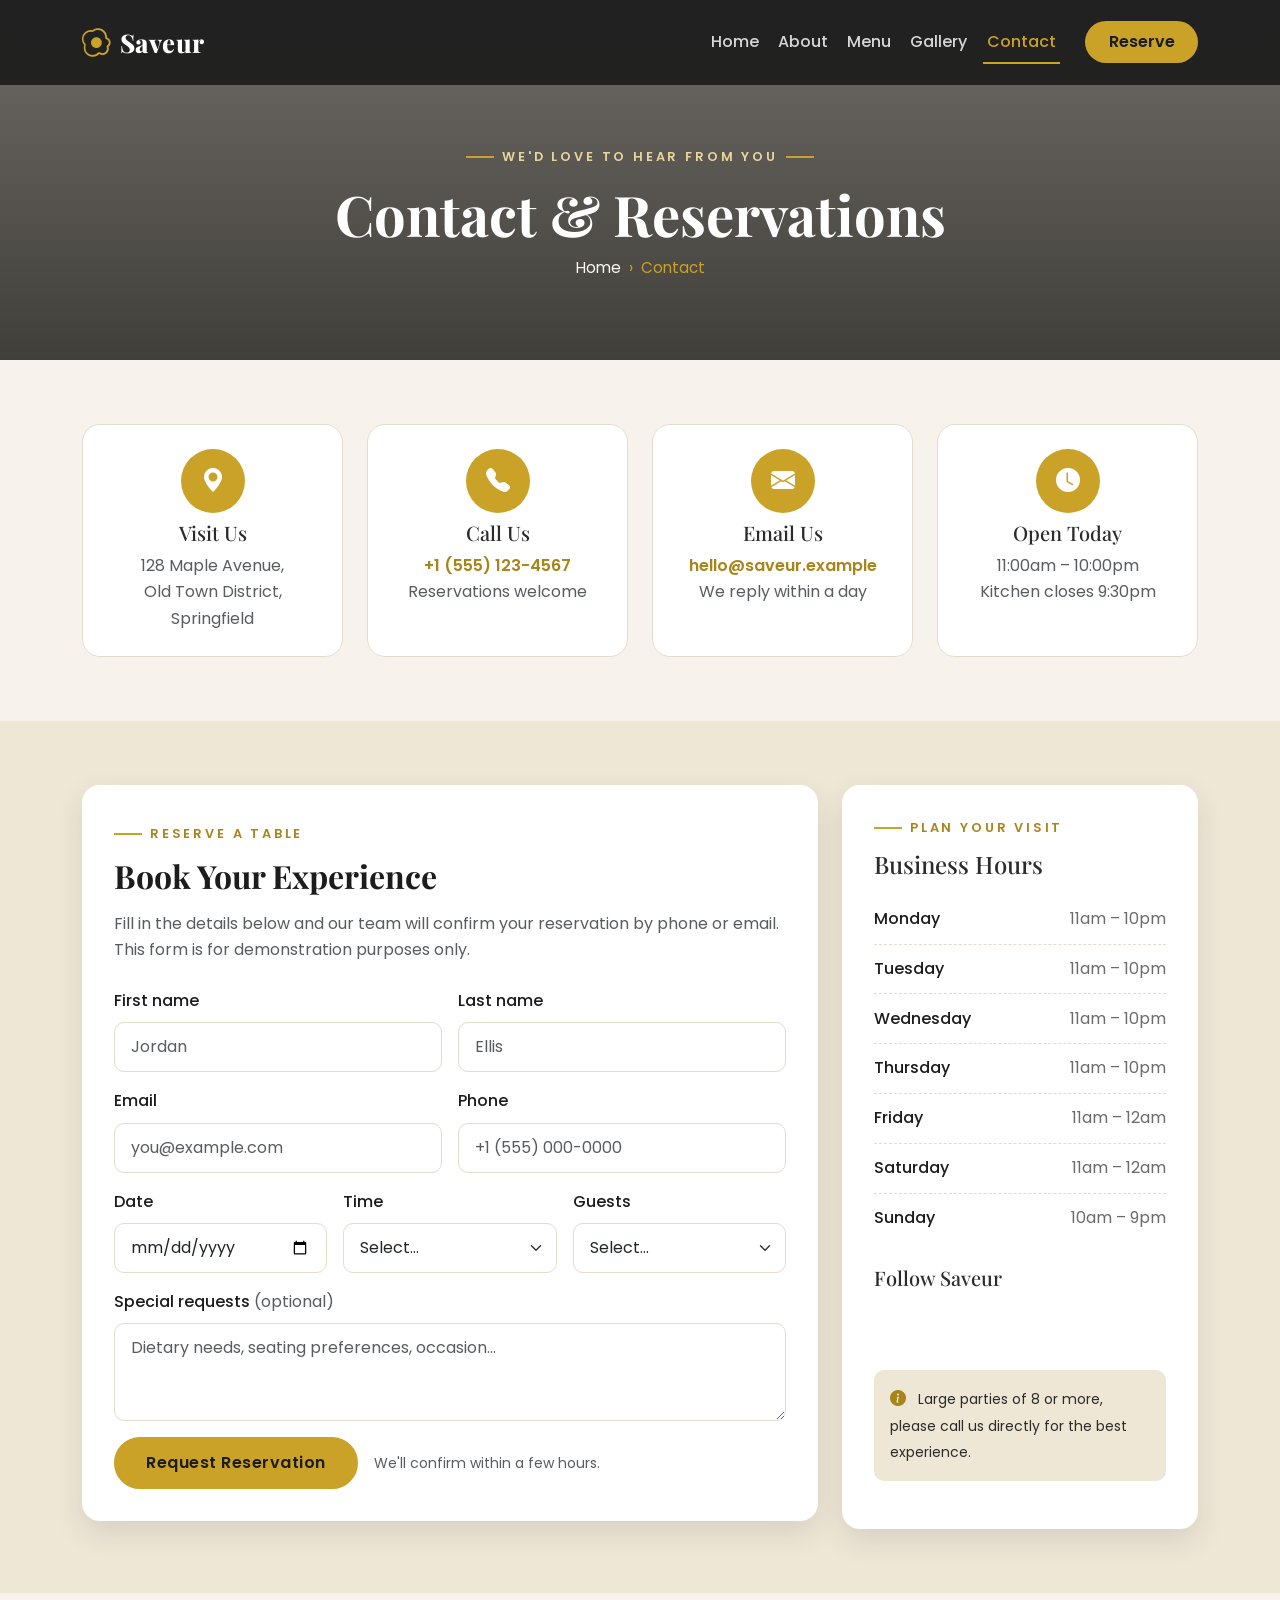
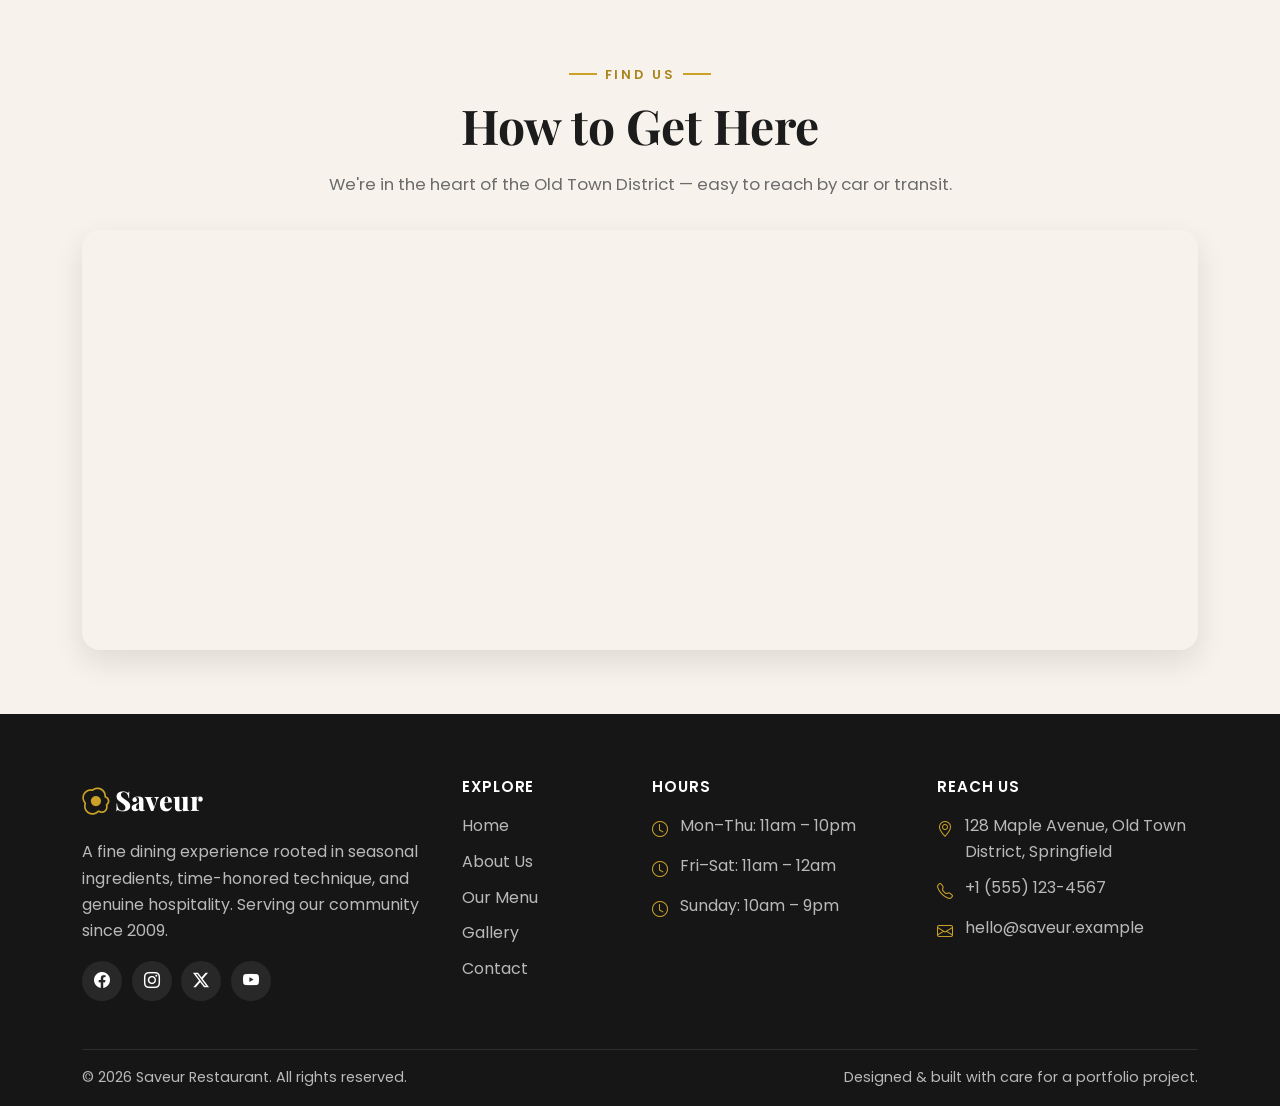
<file: contact.html>
<!doctype html>
<html lang="en">
<head>
  <!-- ============================================================
       Saveur — Restaurant Website
       contact.html — Contact page
       Form is UI-only (no backend), includes hours, map, socials.
       ============================================================ -->

  <meta charset="UTF-8" />
  <meta name="viewport" content="width=device-width, initial-scale=1.0" />
  <meta name="theme-color" content="#1c1c1c" />

  <title>Contact &amp; Reservations — Saveur</title>
  <meta name="description" content="Get in touch with Saveur. Reserve a table, send us a message, find our hours and location, and follow us on social media." />
  <meta name="keywords" content="contact restaurant, reservations, restaurant hours, restaurant location, saveur contact" />
  <meta name="author" content="Your Name" />

  <meta property="og:title" content="Contact &amp; Reservations — Saveur" />
  <meta property="og:description" content="Reserve a table or send us a message. Find our hours and location." />
  <meta property="og:type" content="website" />
  <meta property="og:image" content="https://images.pexels.com/photos/958545/pexels-photo-958545.jpeg?auto=compress&cs=tinysrgb&w=1200" />

  <!-- Bootstrap 5 CSS -->
  <link
    href="https://cdn.jsdelivr.net/npm/bootstrap@5.3.3/dist/css/bootstrap.min.css"
    rel="stylesheet"
    integrity="sha384-QWTKZyjpPEjISv5WaRU9OFeRpok6YctnYmDr5pNlyT2bRjXh0JMhjY6hW+ALEwIH"
    crossorigin="anonymous" />
  <link href="https://cdn.jsdelivr.net/npm/bootstrap-icons@1.11.3/font/bootstrap-icons.min.css" rel="stylesheet" />

  <link rel="preconnect" href="https://fonts.googleapis.com" />
  <link rel="preconnect" href="https://fonts.gstatic.com" crossorigin />
  <link
    href="https://fonts.googleapis.com/css2?family=Playfair+Display:wght@600;700;800&family=Poppins:wght@300;400;500;600&display=swap"
    rel="stylesheet" />
  <link href="css/style.css" rel="stylesheet" />

  <link rel="icon" href="data:image/svg+xml,%3Csvg xmlns='http://www.w3.org/2000/svg' viewBox='0 0 32 32'%3E%3Crect width='32' height='32' rx='6' fill='%231c1c1c'/%3E%3Cpath d='M9 22c0-7 5-12 14-13-1 8-6 13-14 13z' fill='%23c9a227'/%3E%3C/svg%3E" />
</head>

<body>
  <a href="#main" class="skip-link">Skip to main content</a>

  <!-- ===== Navbar ===== -->
  <header>
    <nav class="navbar navbar-expand-lg navbar-dark navbar-custom fixed-top" aria-label="Main navigation">
      <div class="container">
        <a class="navbar-brand navbar-brand-custom" href="index.html">
          <span class="brand-mark"><i class="bi bi-egg-fried"></i></span>
          Saveur
        </a>
        <button class="navbar-toggler" type="button" data-bs-toggle="collapse" data-bs-target="#mainNav"
          aria-controls="mainNav" aria-expanded="false" aria-label="Toggle navigation">
          <span class="navbar-toggler-icon"></span>
        </button>
        <div class="collapse navbar-collapse" id="mainNav">
          <ul class="navbar-nav ms-auto align-items-lg-center">
            <li class="nav-item"><a class="nav-link" href="index.html">Home</a></li>
            <li class="nav-item"><a class="nav-link" href="about.html">About</a></li>
            <li class="nav-item"><a class="nav-link" href="menu.html">Menu</a></li>
            <li class="nav-item"><a class="nav-link" href="gallery.html">Gallery</a></li>
            <li class="nav-item"><a class="nav-link active" aria-current="page" href="contact.html">Contact</a></li>
            <li class="nav-item ms-lg-2">
              <a class="btn btn-reserve" href="#reserve">Reserve</a>
            </li>
          </ul>
        </div>
      </div>
    </nav>
  </header>

  <main id="main">
    <!-- ===== Page hero ===== -->
    <section class="page-hero">
      <div class="container">
        <span class="eyebrow eyebrow-center" style="color: var(--color-accent-soft);">We'd Love to Hear From You</span>
        <h1>Contact &amp; Reservations</h1>
        <nav aria-label="breadcrumb">
          <ol class="breadcrumb breadcrumb-custom">
            <li class="breadcrumb-item"><a href="index.html" class="link-light text-decoration-none">Home</a></li>
            <li class="breadcrumb-item active" aria-current="page">Contact</li>
          </ol>
        </nav>
      </div>
    </section>

    <!-- ===== Contact info cards ===== -->
    <section id="contact-info">
      <div class="container">
        <div class="row g-4">
          <div class="col-md-6 col-lg-3 reveal">
            <div class="contact-info-card">
              <div class="icon-circle"><i class="bi bi-geo-alt-fill"></i></div>
              <h3 class="h5">Visit Us</h3>
              <p class="text-muted mb-0">128 Maple Avenue,<br />Old Town District,<br />Springfield</p>
            </div>
          </div>
          <div class="col-md-6 col-lg-3 reveal reveal-delay-1">
            <div class="contact-info-card">
              <div class="icon-circle"><i class="bi bi-telephone-fill"></i></div>
              <h3 class="h5">Call Us</h3>
              <p class="text-muted mb-0">
                <a href="tel:+15551234567" class="link-underline">+1 (555) 123-4567</a><br />
                Reservations welcome
              </p>
            </div>
          </div>
          <div class="col-md-6 col-lg-3 reveal reveal-delay-2">
            <div class="contact-info-card">
              <div class="icon-circle"><i class="bi bi-envelope-fill"></i></div>
              <h3 class="h5">Email Us</h3>
              <p class="text-muted mb-0">
                <a href="mailto:hello@saveur.example" class="link-underline">hello@saveur.example</a><br />
                We reply within a day
              </p>
            </div>
          </div>
          <div class="col-md-6 col-lg-3 reveal reveal-delay-3">
            <div class="contact-info-card">
              <div class="icon-circle"><i class="bi bi-clock-fill"></i></div>
              <h3 class="h5">Open Today</h3>
              <p class="text-muted mb-0">11:00am – 10:00pm<br />Kitchen closes 9:30pm</p>
            </div>
          </div>
        </div>
      </div>
    </section>

    <!-- ===== Reservation / contact form + hours ===== -->
    <section id="reserve" class="bg-cream-dark">
      <div class="container">
        <div class="row g-4 align-items-stretch">
          <!-- Form column -->
          <div class="col-lg-8 reveal">
            <div class="contact-form-wrap">
              <span class="eyebrow">Reserve a Table</span>
              <h2 class="section-title" style="font-size: 2rem;">Book Your Experience</h2>
              <p class="text-muted mb-4">
                Fill in the details below and our team will confirm your reservation by
                phone or email. This form is for demonstration purposes only.
              </p>

              <!-- UI-only form. No backend wired up.
                   Uses Bootstrap form classes + validation styling. -->
              <form class="row g-3 needs-validation" novalidate>
                <div class="col-md-6">
                  <label for="firstName" class="form-label">First name</label>
                  <input type="text" class="form-control" id="firstName" placeholder="Jordan" required />
                  <div class="invalid-feedback">Please enter your first name.</div>
                </div>
                <div class="col-md-6">
                  <label for="lastName" class="form-label">Last name</label>
                  <input type="text" class="form-control" id="lastName" placeholder="Ellis" required />
                  <div class="invalid-feedback">Please enter your last name.</div>
                </div>

                <div class="col-md-6">
                  <label for="email" class="form-label">Email</label>
                  <input type="email" class="form-control" id="email" placeholder="you@example.com" required />
                  <div class="invalid-feedback">Please enter a valid email.</div>
                </div>
                <div class="col-md-6">
                  <label for="phone" class="form-label">Phone</label>
                  <input type="tel" class="form-control" id="phone" placeholder="+1 (555) 000-0000" required />
                  <div class="invalid-feedback">Please enter your phone number.</div>
                </div>

                <div class="col-md-4">
                  <label for="date" class="form-label">Date</label>
                  <input type="date" class="form-control" id="date" required />
                  <div class="invalid-feedback">Please choose a date.</div>
                </div>
                <div class="col-md-4">
                  <label for="time" class="form-label">Time</label>
                  <select class="form-select" id="time" required>
                    <option value="" selected disabled>Select…</option>
                    <option>5:00 PM</option>
                    <option>5:30 PM</option>
                    <option>6:00 PM</option>
                    <option>6:30 PM</option>
                    <option>7:00 PM</option>
                    <option>7:30 PM</option>
                    <option>8:00 PM</option>
                    <option>8:30 PM</option>
                    <option>9:00 PM</option>
                  </select>
                  <div class="invalid-feedback">Please choose a time.</div>
                </div>
                <div class="col-md-4">
                  <label for="guests" class="form-label">Guests</label>
                  <select class="form-select" id="guests" required>
                    <option value="" selected disabled>Select…</option>
                    <option>1 person</option>
                    <option>2 people</option>
                    <option>3 people</option>
                    <option>4 people</option>
                    <option>5 people</option>
                    <option>6+ (large party)</option>
                  </select>
                  <div class="invalid-feedback">Please select party size.</div>
                </div>

                <div class="col-12">
                  <label for="message" class="form-label">Special requests <span class="text-muted fw-normal">(optional)</span></label>
                  <textarea class="form-control" id="message" rows="3" placeholder="Dietary needs, seating preferences, occasion…"></textarea>
                </div>

                <div class="col-12 d-flex flex-wrap gap-3 align-items-center mt-3">
                  <button class="btn btn-accent" type="submit">Request Reservation</button>
                  <span class="text-muted small">We'll confirm within a few hours.</span>
                </div>
              </form>
            </div>
          </div>

          <!-- Hours + socials column -->
          <div class="col-lg-4 reveal reveal-delay-1">
            <div class="contact-form-wrap h-100 d-flex flex-column">
              <span class="eyebrow">Plan Your Visit</span>
              <h2 class="h4 mb-3">Business Hours</h2>
              <ul class="hours-list mb-4">
                <li><span class="day">Monday</span><span class="time">11am – 10pm</span></li>
                <li><span class="day">Tuesday</span><span class="time">11am – 10pm</span></li>
                <li><span class="day">Wednesday</span><span class="time">11am – 10pm</span></li>
                <li><span class="day">Thursday</span><span class="time">11am – 10pm</span></li>
                <li><span class="day">Friday</span><span class="time">11am – 12am</span></li>
                <li><span class="day">Saturday</span><span class="time">11am – 12am</span></li>
                <li><span class="day">Sunday</span><span class="time">10am – 9pm</span></li>
              </ul>

              <h3 class="h5 mb-3">Follow Saveur</h3>
              <div class="social-icons" style="margin-top:0;">
                <a href="#" aria-label="Saveur on Facebook"><i class="bi bi-facebook"></i></a>
                <a href="#" aria-label="Saveur on Instagram"><i class="bi bi-instagram"></i></a>
                <a href="#" aria-label="Saveur on X (Twitter)"><i class="bi bi-twitter-x"></i></a>
                <a href="#" aria-label="Saveur on YouTube"><i class="bi bi-youtube"></i></a>
              </div>

              <div class="mt-auto pt-4">
                <div class="alert" style="background: var(--color-cream-dark); border:none; border-radius: var(--radius);">
                  <i class="bi bi-info-circle-fill me-2" style="color: var(--color-accent-dark);"></i>
                  <span class="small">Large parties of 8 or more, please call us directly for the best experience.</span>
                </div>
              </div>
            </div>
          </div>
        </div>
      </div>
    </section>

    <!-- ===== Map ===== -->
    <section id="map">
      <div class="container">
        <div class="text-center mb-4">
          <span class="eyebrow eyebrow-center">Find Us</span>
          <h2 class="section-title">How to Get Here</h2>
          <p class="section-subtitle">We're in the heart of the Old Town District — easy to reach by car or transit.</p>
        </div>

        <div class="map-wrap">
          <!-- Embedded map (placeholder using OpenStreetMap, free to use).
               Replace src with your restaurant's actual location embed. -->
          <iframe
            src="https://www.openstreetmap.org/export/embed.html?bbox=-0.13%2C51.5%2C-0.1%2C51.52&layer=mapnik"
            title="Map showing Saveur restaurant location"
            loading="lazy"
            referrerpolicy="no-referrer-when-downgrade"></iframe>
        </div>
      </div>
    </section>
  </main>

  <!-- ===== Footer ===== -->
  <footer class="footer">
    <div class="container">
      <div class="row g-4">
        <div class="col-lg-4 col-md-6">
          <div class="footer-brand mb-3">
            <span class="brand-mark"><i class="bi bi-egg-fried"></i></span> Saveur
          </div>
          <p>A fine dining experience rooted in seasonal ingredients, time-honored technique, and genuine hospitality. Serving our community since 2009.</p>
          <div class="social-icons">
            <a href="#" aria-label="Saveur on Facebook"><i class="bi bi-facebook"></i></a>
            <a href="#" aria-label="Saveur on Instagram"><i class="bi bi-instagram"></i></a>
            <a href="#" aria-label="Saveur on X (Twitter)"><i class="bi bi-twitter-x"></i></a>
            <a href="#" aria-label="Saveur on YouTube"><i class="bi bi-youtube"></i></a>
          </div>
        </div>
        <div class="col-lg-2 col-md-6 col-6">
          <h5>Explore</h5>
          <ul>
            <li><a href="index.html">Home</a></li>
            <li><a href="about.html">About Us</a></li>
            <li><a href="menu.html">Our Menu</a></li>
            <li><a href="gallery.html">Gallery</a></li>
            <li><a href="contact.html">Contact</a></li>
          </ul>
        </div>
        <div class="col-lg-3 col-md-6 col-6">
          <h5>Hours</h5>
          <ul class="footer-contact">
            <li><i class="bi bi-clock"></i><span>Mon–Thu: 11am – 10pm</span></li>
            <li><i class="bi bi-clock"></i><span>Fri–Sat: 11am – 12am</span></li>
            <li><i class="bi bi-clock"></i><span>Sunday: 10am – 9pm</span></li>
          </ul>
        </div>
        <div class="col-lg-3 col-md-6">
          <h5>Reach Us</h5>
          <ul class="footer-contact">
            <li><i class="bi bi-geo-alt"></i><span>128 Maple Avenue, Old Town District, Springfield</span></li>
            <li><i class="bi bi-telephone"></i><a href="tel:+15551234567">+1 (555) 123-4567</a></li>
            <li><i class="bi bi-envelope"></i><a href="mailto:hello@saveur.example">hello@saveur.example</a></li>
          </ul>
        </div>
      </div>
      <div class="footer-bottom d-flex flex-column flex-md-row justify-content-between align-items-md-center gap-2 text-center text-md-start">
        <span>© <span id="year">2026</span> Saveur Restaurant. All rights reserved.</span>
        <span>Designed &amp; built with care for a portfolio project.</span>
      </div>
    </div>
  </footer>

  <a href="#main" class="back-to-top" aria-label="Back to top" id="backToTop">
    <i class="bi bi-arrow-up"></i>
  </a>

  <script
    src="https://cdn.jsdelivr.net/npm/bootstrap@5.3.3/dist/js/bootstrap.bundle.min.js"
    integrity="sha384-YvpcrYf0tY3lHB60NNkmXc5s9fDVZLESaAA55NDzOxhy9GkcIdslK1eN7N6jIeHz"
    crossorigin="anonymous"></script>
  <script>
    const navbar = document.querySelector('.navbar-custom');
    const backToTop = document.getElementById('backToTop');
    window.addEventListener('scroll', () => {
      navbar.classList.toggle('scrolled', window.scrollY > 40);
      backToTop.classList.toggle('show', window.scrollY > 400);
    }, { passive: true });
    document.getElementById('year').textContent = new Date().getFullYear();

    // Bootstrap client-side validation (UI feedback only — no submission)
    const form = document.querySelector('.needs-validation');
    form.addEventListener('submit', function (event) {
      event.preventDefault();
      event.stopPropagation();
      form.classList.add('was-validated');
    }, false);
  </script>
</body>
</html>
</file>
<file: css/style.css>
/* =============================================================
   Saveur — Restaurant Website
   style.css — Custom styles layered on top of Bootstrap 5
   Author: [Your Name]
   Notes:  All custom styling lives here. Bootstrap classes handle
           layout, grid, components; this file adds the brand look
           (colors, typography, animations, hover states).
   ============================================================= */

/* -------------------------------------------------------------
   1. Design Tokens (CSS Custom Properties)
   ------------------------------------------------------------- */
:root {
  /* Brand color palette */
  --color-primary: #1c1c1c;        /* near-black charcoal  */
  --color-primary-soft: #2b2b2b;
  --color-accent: #c9a227;         /* warm gold             */
  --color-accent-dark: #a8841b;
  --color-accent-soft: #e8d59c;
  --color-cream: #f7f3ec;          /* page background       */
  --color-cream-dark: #efe7d6;
  --color-white: #ffffff;
  --color-text: #2b2b2b;
  --color-text-muted: #6b6b6b;
  --color-border: #e3dccd;

  /* Semantic ramps */
  --color-success: #2e7d4f;
  --color-warning: #d99a29;
  --color-error: #b44545;

  /* Typography */
  --font-heading: "Playfair Display", Georgia, "Times New Roman", serif;
  --font-body: "Poppins", -apple-system, BlinkMacSystemFont, "Segoe UI", sans-serif;

  /* Spacing scale (8px base) */
  --space-1: 0.5rem;   /* 8px  */
  --space-2: 1rem;     /* 16px */
  --space-3: 1.5rem;   /* 24px */
  --space-4: 2rem;     /* 32px */
  --space-5: 3rem;     /* 48px */
  --space-6: 4rem;     /* 64px */

  /* Layout */
  --navbar-height: 76px;
  --radius: 10px;
  --radius-lg: 18px;
  --shadow-sm: 0 4px 12px rgba(0, 0, 0, 0.06);
  --shadow-md: 0 12px 30px rgba(0, 0, 0, 0.10);
  --shadow-lg: 0 24px 60px rgba(0, 0, 0, 0.18);
  --transition: 0.35s cubic-bezier(0.4, 0, 0.2, 1);
}

/* -------------------------------------------------------------
   2. Base / Reset Layer
   ------------------------------------------------------------- */
* {
  box-sizing: border-box;
}

html {
  scroll-behavior: smooth;
  scroll-padding-top: var(--navbar-height);
}

body {
  font-family: var(--font-body);
  color: var(--color-text);
  background-color: var(--color-cream);
  line-height: 1.65;
  font-weight: 400;
  overflow-x: hidden;
  -webkit-font-smoothing: antialiased;
}

h1, h2, h3, h4, h5, h6 {
  font-family: var(--font-heading);
  font-weight: 700;
  line-height: 1.2;
  color: var(--color-primary);
}

a {
  transition: color var(--transition);
}

img {
  max-width: 100%;
  height: auto;
  display: block;
}

section {
  padding: var(--space-6) 0;
}

/* Accessible focus ring */
a:focus-visible,
button:focus-visible,
input:focus-visible,
textarea:focus-visible,
.form-control:focus-visible {
  outline: 3px solid rgba(201, 162, 39, 0.55);
  outline-offset: 2px;
}

/* Skip link for keyboard users */
.skip-link {
  position: absolute;
  left: -999px;
  top: 0;
  background: var(--color-primary);
  color: var(--color-white);
  padding: var(--space-1) var(--space-2);
  z-index: 2000;
  border-radius: 0 0 var(--radius) 0;
}
.skip-link:focus {
  left: 0;
  color: var(--color-white);
}

/* -------------------------------------------------------------
   3. Reusable Helpers
   ------------------------------------------------------------- */

/* Section eyebrow label */
.eyebrow {
  display: inline-flex;
  align-items: center;
  gap: 0.5rem;
  font-family: var(--font-body);
  font-size: 0.8rem;
  font-weight: 600;
  letter-spacing: 0.22em;
  text-transform: uppercase;
  color: var(--color-accent-dark);
  margin-bottom: 0.75rem;
}
.eyebrow::before,
.eyebrow.eyebrow-center::after {
  content: "";
  width: 28px;
  height: 2px;
  background: var(--color-accent);
  display: inline-block;
}
.eyebrow-center {
  justify-content: center;
}

/* Section heading defaults */
.section-title {
  font-size: clamp(2rem, 4vw, 3rem);
  margin-bottom: var(--space-2);
}
.section-subtitle {
  max-width: 640px;
  margin: 0 auto var(--space-4);
  color: var(--color-text-muted);
  font-size: 1.05rem;
}

/* Divider ornament */
.ornament {
  display: flex;
  align-items: center;
  justify-content: center;
  gap: 0.75rem;
  margin: 0 auto var(--space-3);
  color: var(--color-accent);
}
.ornament::before,
.ornament::after {
  content: "";
  height: 1px;
  width: 70px;
  background: linear-gradient(to right, transparent, var(--color-accent));
}
.ornament::after {
  background: linear-gradient(to left, transparent, var(--color-accent));
}

/* Generic section backgrounds */
.bg-cream-dark { background-color: var(--color-cream-dark); }
.bg-dark-soft  { background-color: var(--color-primary); color: var(--color-cream); }
.bg-dark-soft h1, .bg-dark-soft h2, .bg-dark-soft h3 { color: var(--color-white); }

/* -------------------------------------------------------------
   4. Buttons
   ------------------------------------------------------------- */
.btn-accent {
  background-color: var(--color-accent);
  border: 2px solid var(--color-accent);
  color: var(--color-primary);
  font-weight: 600;
  letter-spacing: 0.03em;
  padding: 0.75rem 1.9rem;
  border-radius: 50px;
  transition: all var(--transition);
  position: relative;
  overflow: hidden;
}
.btn-accent:hover,
.btn-accent:focus {
  background-color: var(--color-accent-dark);
  border-color: var(--color-accent-dark);
  color: var(--color-white);
  transform: translateY(-3px);
  box-shadow: 0 10px 24px rgba(168, 132, 27, 0.35);
}

.btn-outline-light-gold {
  border: 2px solid var(--color-accent);
  color: var(--color-accent);
  background: transparent;
  font-weight: 600;
  padding: 0.75rem 1.9rem;
  border-radius: 50px;
  transition: all var(--transition);
}
.btn-outline-light-gold:hover,
.btn-outline-light-gold:focus {
  background: var(--color-accent);
  color: var(--color-primary);
  transform: translateY(-3px);
}

.btn-outline-dark {
  border: 2px solid var(--color-primary);
  color: var(--color-primary);
  background: transparent;
  font-weight: 600;
  padding: 0.75rem 1.9rem;
  border-radius: 50px;
  transition: all var(--transition);
}
.btn-outline-dark:hover,
.btn-outline-dark:focus {
  background: var(--color-primary);
  color: var(--color-white);
  transform: translateY(-3px);
}

/* Ghost underline link */
.link-underline {
  color: var(--color-accent-dark);
  font-weight: 600;
  text-decoration: none;
  position: relative;
}
.link-underline::after {
  content: "";
  position: absolute;
  left: 0;
  bottom: -2px;
  width: 100%;
  height: 2px;
  background: var(--color-accent);
  transform: scaleX(0);
  transform-origin: left;
  transition: transform var(--transition);
}
.link-underline:hover { color: var(--color-accent-dark); }
.link-underline:hover::after { transform: scaleX(1); }

/* -------------------------------------------------------------
   5. Navbar
   ------------------------------------------------------------- */
.navbar-custom {
  background-color: rgba(28, 28, 28, 0.92);
  backdrop-filter: blur(8px);
  transition: background-color var(--transition), box-shadow var(--transition);
  padding: 0.85rem 0;
}
.navbar-custom.scrolled {
  background-color: rgba(28, 28, 28, 0.98);
  box-shadow: var(--shadow-sm);
}

.navbar-brand-custom {
  font-family: var(--font-heading);
  font-weight: 800;
  font-size: 1.6rem;
  color: var(--color-white) !important;
  letter-spacing: 0.02em;
  display: flex;
  align-items: center;
  gap: 0.5rem;
}
.navbar-brand-custom .brand-mark {
  color: var(--color-accent);
  font-size: 1.8rem;
}

.navbar-custom .nav-link {
  color: rgba(255, 255, 255, 0.82);
  font-weight: 500;
  margin: 0 0.35rem;
  position: relative;
  padding: 0.5rem 0.25rem !important;
}
.navbar-custom .nav-link::after {
  content: "";
  position: absolute;
  left: 0;
  bottom: 0;
  height: 2px;
  width: 100%;
  background: var(--color-accent);
  transform: scaleX(0);
  transform-origin: left;
  transition: transform var(--transition);
}
.navbar-custom .nav-link:hover,
.navbar-custom .nav-link:focus {
  color: var(--color-white);
}
.navbar-custom .nav-link:hover::after,
.navbar-custom .nav-link:focus::after {
  transform: scaleX(1);
}

/* Active page highlight */
.navbar-custom .nav-link.active {
  color: var(--color-accent) !important;
}
.navbar-custom .nav-link.active::after {
  transform: scaleX(1);
}

/* Reserve button in navbar */
.navbar-custom .btn-reserve {
  background: var(--color-accent);
  color: var(--color-primary);
  border-radius: 50px;
  font-weight: 600;
  padding: 0.5rem 1.4rem;
  margin-left: 0.75rem;
  transition: all var(--transition);
}
.navbar-custom .btn-reserve:hover {
  background: var(--color-accent-dark);
  color: var(--color-white);
  transform: translateY(-2px);
}

/* Hamburger tint */
.navbar-custom .navbar-toggler {
  border-color: rgba(255, 255, 255, 0.25);
  padding: 0.4rem 0.6rem;
}
.navbar-custom .navbar-toggler:focus { box-shadow: none; }
.navbar-custom .navbar-toggler-icon {
  background-image: url("data:image/svg+xml,%3Csvg xmlns='http://www.w3.org/2000/svg' viewBox='0 0 30 30'%3E%3Cpath stroke='%23c9a227' stroke-linecap='round' stroke-miterlimit='10' stroke-width='2' d='M4 7h22M4 15h22M4 23h22'/%3E%3C/svg%3E");
}

/* -------------------------------------------------------------
   6. Hero Banner
   ------------------------------------------------------------- */
.hero {
  position: relative;
  min-height: 100vh;
  display: flex;
  align-items: center;
  color: var(--color-white);
  background:
    linear-gradient(rgba(20, 18, 14, 0.55), rgba(20, 18, 14, 0.78)),
    url("https://images.pexels.com/photos/67468/pexels-photo-67468.jpeg?auto=compress&cs=tinysrgb&w=1920") center/cover no-repeat;
}
.hero .eyebrow { color: var(--color-accent-soft); }
.hero .eyebrow::before,
.hero .eyebrow.eyebrow-center::after { background: var(--color-accent-soft); }

.hero h1 {
  color: var(--color-white);
  font-size: clamp(2.6rem, 6vw, 4.8rem);
  line-height: 1.08;
  margin-bottom: var(--space-2);
}
.hero .lead {
  font-size: 1.15rem;
  max-width: 600px;
  color: rgba(255, 255, 255, 0.9);
  margin-bottom: var(--space-3);
}

/* Subtle hero entrance animation */
.hero h1,
.hero .lead,
.hero .hero-actions,
.hero .eyebrow {
  animation: fadeUp 0.9s both;
}
.hero .lead     { animation-delay: 0.15s; }
.hero .hero-actions { animation-delay: 0.3s; }

@keyframes fadeUp {
  from { opacity: 0; transform: translateY(24px); }
  to   { opacity: 1; transform: translateY(0); }
}

/* Scroll-down indicator */
.scroll-cue {
  position: absolute;
  bottom: 28px;
  left: 50%;
  transform: translateX(-50%);
  color: var(--color-accent-soft);
  font-size: 1.5rem;
  animation: bob 2s infinite;
}
@keyframes bob {
  0%, 100% { transform: translate(-50%, 0); }
  50%      { transform: translate(-50%, 10px); }
}

/* Page hero (interior pages) */
.page-hero {
  position: relative;
  padding: calc(var(--navbar-height) + 4rem) 0 4rem;
  color: var(--color-white);
  text-align: center;
  background:
    linear-gradient(rgba(20, 18, 14, 0.6), rgba(20, 18, 14, 0.8)),
    url("https://images.pexels.com/photos/958545/pexels-photo-958545.jpeg?auto=compress&cs=tinysrgb&w=1920") center/cover no-repeat;
}
.page-hero h1 {
  color: var(--color-white);
  font-size: clamp(2.2rem, 5vw, 3.5rem);
}
.breadcrumb-custom {
  justify-content: center;
  font-size: 0.95rem;
}
.breadcrumb-custom .breadcrumb-item {
  color: rgba(255, 255, 255, 0.75);
}
.breadcrumb-custom .breadcrumb-item.active { color: var(--color-accent); }
.breadcrumb-custom .breadcrumb-item + .breadcrumb-item::before {
  content: "›";
  color: var(--color-accent);
}

/* -------------------------------------------------------------
   7. Welcome / About preview
   ------------------------------------------------------------- */
.welcome-img-wrap {
  position: relative;
  border-radius: var(--radius-lg);
  overflow: hidden;
  box-shadow: var(--shadow-md);
}
.welcome-img-wrap img {
  transition: transform 0.6s ease;
}
.welcome-img-wrap:hover img { transform: scale(1.05); }

/* Floating experience badge over welcome image */
.experience-badge {
  position: absolute;
  bottom: -28px;
  right: -16px;
  background: var(--color-accent);
  color: var(--color-primary);
  width: 150px;
  height: 150px;
  border-radius: 50%;
  display: flex;
  flex-direction: column;
  align-items: center;
  justify-content: center;
  text-align: center;
  box-shadow: var(--shadow-md);
  font-family: var(--font-heading);
  line-height: 1.1;
  z-index: 2;
}
.experience-badge .big { font-size: 2.4rem; font-weight: 800; }
.experience-badge .small { font-size: 0.78rem; letter-spacing: 0.1em; text-transform: uppercase; }

/* -------------------------------------------------------------
   8. Feature / Why-choose cards
   ------------------------------------------------------------- */
.feature-card {
  background: var(--color-white);
  border: 1px solid var(--color-border);
  border-radius: var(--radius-lg);
  padding: var(--space-3);
  height: 100%;
  text-align: center;
  transition: transform var(--transition), box-shadow var(--transition), border-color var(--transition);
}
.feature-card .icon-circle {
  width: 72px;
  height: 72px;
  margin: 0 auto var(--space-2);
  border-radius: 50%;
  display: grid;
  place-items: center;
  font-size: 1.8rem;
  color: var(--color-accent-dark);
  background: var(--color-cream-dark);
  transition: all var(--transition);
}
.feature-card:hover {
  transform: translateY(-8px);
  box-shadow: var(--shadow-md);
  border-color: var(--color-accent-soft);
}
.feature-card:hover .icon-circle {
  background: var(--color-accent);
  color: var(--color-white);
  transform: rotate(8deg);
}

/* -------------------------------------------------------------
   9. Featured dish cards
   ------------------------------------------------------------- */
.dish-card {
  background: var(--color-white);
  border: 1px solid var(--color-border);
  border-radius: var(--radius-lg);
  overflow: hidden;
  height: 100%;
  transition: transform var(--transition), box-shadow var(--transition);
}
.dish-card .dish-img {
  position: relative;
  height: 240px;
  overflow: hidden;
}
.dish-card .dish-img img {
  width: 100%;
  height: 100%;
  object-fit: cover;
  transition: transform 0.6s ease;
}
.dish-card:hover {
  transform: translateY(-10px);
  box-shadow: var(--shadow-lg);
}
.dish-card:hover .dish-img img { transform: scale(1.1); }

/* Price tag on image */
.dish-price {
  position: absolute;
  top: 14px;
  right: 14px;
  background: var(--color-accent);
  color: var(--color-primary);
  font-weight: 700;
  padding: 0.3rem 0.85rem;
  border-radius: 50px;
  font-size: 0.95rem;
  box-shadow: var(--shadow-sm);
}
.dish-card .dish-body { padding: var(--space-2) var(--space-3) var(--space-3); }
.dish-card .dish-body h3 { font-size: 1.4rem; margin-bottom: 0.4rem; }
.dish-card .dish-body p { color: var(--color-text-muted); margin-bottom: 0; }

/* Category tag chip */
.dish-tag {
  display: inline-block;
  font-size: 0.72rem;
  letter-spacing: 0.12em;
  text-transform: uppercase;
  color: var(--color-accent-dark);
  background: var(--color-cream-dark);
  padding: 0.2rem 0.7rem;
  border-radius: 50px;
  margin-bottom: 0.6rem;
}

/* -------------------------------------------------------------
   10. Testimonials
   ------------------------------------------------------------- */
.testimonial-card {
  background: var(--color-white);
  border: 1px solid var(--color-border);
  border-radius: var(--radius-lg);
  padding: var(--space-3);
  height: 100%;
  position: relative;
  transition: transform var(--transition), box-shadow var(--transition);
}
.testimonial-card:hover {
  transform: translateY(-6px);
  box-shadow: var(--shadow-md);
}
.testimonial-card .quote-mark {
  font-size: 3rem;
  color: var(--color-accent-soft);
  font-family: var(--font-heading);
  line-height: 0.6;
}
.testimonial-card .stars { color: var(--color-accent); }
.testimonial-card .person {
  display: flex;
  align-items: center;
  gap: 0.85rem;
  margin-top: var(--space-2);
}
.testimonial-card .person img {
  width: 52px;
  height: 52px;
  border-radius: 50%;
  object-fit: cover;
}
.testimonial-card .person .name { font-weight: 600; color: var(--color-primary); }
.testimonial-card .person .role { font-size: 0.85rem; color: var(--color-text-muted); }

/* -------------------------------------------------------------
   11. Reservation CTA band
   ------------------------------------------------------------- */
.reservation-cta {
  position: relative;
  color: var(--color-white);
  background:
    linear-gradient(rgba(28, 28, 28, 0.82), rgba(28, 28, 28, 0.82)),
    url("https://images.pexels.com/photos/262978/pexels-photo-262978.jpeg?auto=compress&cs=tinysrgb&w=1920") center/cover fixed no-repeat;
  text-align: center;
}
.reservation-cta h2 { color: var(--color-white); }

/* -------------------------------------------------------------
   12. Newsletter
   ------------------------------------------------------------- */
.newsletter {
  background: var(--color-primary);
  color: var(--color-cream);
}
.newsletter h2 { color: var(--color-white); }
.newsletter-form {
  max-width: 520px;
  margin: 0 auto;
}
.newsletter-form .input-group {
  background: rgba(255, 255, 255, 0.08);
  border-radius: 50px;
  padding: 0.4rem;
}
.newsletter-form .form-control {
  background: transparent;
  border: none;
  color: var(--color-white);
}
.newsletter-form .form-control::placeholder { color: rgba(255, 255, 255, 0.6); }
.newsletter-form .form-control:focus { box-shadow: none; }
.newsletter-form .btn-accent { padding: 0.6rem 1.6rem; }

/* -------------------------------------------------------------
   13. Footer
   ------------------------------------------------------------- */
.footer {
  background: #161616;
  color: rgba(255, 255, 255, 0.7);
  padding-top: var(--space-6);
}
.footer h5 {
  color: var(--color-white);
  font-family: var(--font-body);
  font-weight: 600;
  letter-spacing: 0.06em;
  text-transform: uppercase;
  font-size: 0.95rem;
  margin-bottom: var(--space-2);
}
.footer .footer-brand {
  font-family: var(--font-heading);
  font-size: 1.7rem;
  font-weight: 800;
  color: var(--color-white);
}
.footer .footer-brand .brand-mark { color: var(--color-accent); }
.footer a {
  color: rgba(255, 255, 255, 0.7);
  text-decoration: none;
  transition: color var(--transition), padding-left var(--transition);
}
.footer a:hover { color: var(--color-accent); padding-left: 4px; }
.footer ul { list-style: none; padding-left: 0; }
.footer ul li { margin-bottom: 0.6rem; }

.footer-contact li {
  display: flex;
  gap: 0.75rem;
  align-items: flex-start;
}
.footer-contact li i { color: var(--color-accent); margin-top: 0.25rem; }

/* Social icons */
.social-icons {
  display: flex;
  gap: 0.6rem;
  margin-top: var(--space-2);
}
.social-icons a {
  width: 40px;
  height: 40px;
  border-radius: 50%;
  display: grid;
  place-items: center;
  background: rgba(255, 255, 255, 0.08);
  color: var(--color-white);
  transition: all var(--transition);
}
.social-icons a:hover {
  background: var(--color-accent);
  color: var(--color-primary);
  transform: translateY(-3px);
  padding-left: 0;
}

.footer-bottom {
  border-top: 1px solid rgba(255, 255, 255, 0.1);
  margin-top: var(--space-5);
  padding: var(--space-2) 0;
  font-size: 0.9rem;
}

/* -------------------------------------------------------------
   14. About page — story, mission/vision, stats, awards
   ------------------------------------------------------------- */
.value-card {
  background: var(--color-white);
  border-radius: var(--radius-lg);
  padding: var(--space-3);
  height: 100%;
  border-top: 4px solid var(--color-accent);
  box-shadow: var(--shadow-sm);
  transition: transform var(--transition), box-shadow var(--transition);
}
.value-card:hover {
  transform: translateY(-6px);
  box-shadow: var(--shadow-md);
}
.value-card .icon-circle { margin-bottom: var(--space-1); }

/* Stats counter band */
.stats-band {
  background:
    linear-gradient(rgba(28, 28, 28, 0.86), rgba(28, 28, 28, 0.86)),
    url("https://images.pexels.com/photos/327033/pexels-photo-327033.jpeg?auto=compress&cs=tinysrgb&w=1920") center/cover fixed no-repeat;
  color: var(--color-white);
}
.stat-number {
  font-family: var(--font-heading);
  font-size: clamp(2.4rem, 5vw, 3.4rem);
  font-weight: 800;
  color: var(--color-accent);
  line-height: 1;
}
.stat-label {
  letter-spacing: 0.1em;
  text-transform: uppercase;
  font-size: 0.85rem;
  color: rgba(255, 255, 255, 0.8);
}

/* Team member card */
.team-card {
  text-align: center;
  background: var(--color-white);
  border-radius: var(--radius-lg);
  overflow: hidden;
  box-shadow: var(--shadow-sm);
  transition: transform var(--transition), box-shadow var(--transition);
}
.team-card:hover {
  transform: translateY(-8px);
  box-shadow: var(--shadow-md);
}
.team-card .team-img {
  position: relative;
  height: 320px;
  overflow: hidden;
}
.team-card .team-img img {
  width: 100%;
  height: 100%;
  object-fit: cover;
  transition: transform 0.6s ease;
}
.team-card:hover .team-img img { transform: scale(1.06); }
.team-card .team-overlay {
  position: absolute;
  inset: 0;
  background: linear-gradient(to top, rgba(28,28,28,0.75), transparent 60%);
  display: flex;
  align-items: flex-end;
  justify-content: center;
  gap: 0.5rem;
  padding-bottom: 1rem;
  opacity: 0;
  transition: opacity var(--transition);
}
.team-card:hover .team-overlay { opacity: 1; }
.team-card .team-overlay a {
  width: 38px; height: 38px;
  border-radius: 50%;
  background: var(--color-accent);
  color: var(--color-primary);
  display: grid; place-items: center;
}
.team-card .team-body { padding: var(--space-2); }
.team-card .team-body h3 { font-size: 1.25rem; margin-bottom: 0.2rem; }
.team-card .team-body .role { color: var(--color-accent-dark); font-weight: 500; }

/* Awards list */
.award-item {
  display: flex;
  gap: var(--space-2);
  align-items: center;
  background: var(--color-white);
  border: 1px solid var(--color-border);
  border-left: 4px solid var(--color-accent);
  border-radius: var(--radius);
  padding: var(--space-2);
  height: 100%;
  transition: transform var(--transition), box-shadow var(--transition);
}
.award-item:hover {
  transform: translateX(6px);
  box-shadow: var(--shadow-sm);
}
.award-item .award-icon {
  font-size: 1.8rem;
  color: var(--color-accent);
}
.award-item .award-year {
  font-size: 0.8rem;
  color: var(--color-text-muted);
  letter-spacing: 0.1em;
}

/* -------------------------------------------------------------
   15. Menu page
   ------------------------------------------------------------- */
.menu-category-nav {
  background: var(--color-white);
  border-radius: 50px;
  padding: 0.5rem;
  display: inline-flex;
  flex-wrap: wrap;
  gap: 0.25rem;
  box-shadow: var(--shadow-sm);
  margin-bottom: var(--space-4);
}
.menu-category-nav .nav-link {
  border-radius: 50px;
  padding: 0.5rem 1.3rem;
  color: var(--color-text-muted);
  font-weight: 600;
  transition: all var(--transition);
}
.menu-category-nav .nav-link:hover { color: var(--color-accent-dark); }
.menu-category-nav .nav-link.active {
  background: var(--color-accent);
  color: var(--color-primary);
}

/* Menu category section header */
.menu-cat-header {
  display: flex;
  align-items: center;
  gap: var(--space-2);
  margin-bottom: var(--space-3);
}
.menu-cat-header .cat-icon {
  width: 56px; height: 56px;
  border-radius: 50%;
  background: var(--color-accent);
  color: var(--color-primary);
  display: grid; place-items: center;
  font-size: 1.5rem;
  flex-shrink: 0;
}
.menu-cat-header h2 { margin-bottom: 0; font-size: 2rem; }
.menu-cat-header .line {
  flex: 1;
  height: 1px;
  background: var(--color-border);
}

/* Menu card variant (denser, list-friendly) */
.menu-card {
  background: var(--color-white);
  border: 1px solid var(--color-border);
  border-radius: var(--radius-lg);
  overflow: hidden;
  height: 100%;
  transition: transform var(--transition), box-shadow var(--transition), border-color var(--transition);
}
.menu-card:hover {
  transform: translateY(-6px);
  box-shadow: var(--shadow-md);
  border-color: var(--color-accent-soft);
}
.menu-card .menu-img { height: 200px; overflow: hidden; }
.menu-card .menu-img img {
  width: 100%; height: 100%; object-fit: cover;
  transition: transform 0.6s ease;
}
.menu-card:hover .menu-img img { transform: scale(1.08); }
.menu-card .menu-body { padding: var(--space-2); }
.menu-card .menu-head {
  display: flex;
  justify-content: space-between;
  align-items: baseline;
  gap: 0.5rem;
  margin-bottom: 0.3rem;
}
.menu-card .menu-head h3 {
  font-size: 1.2rem;
  margin: 0;
}
.menu-card .menu-head .price {
  color: var(--color-accent-dark);
  font-weight: 700;
  font-family: var(--font-heading);
  font-size: 1.15rem;
  white-space: nowrap;
}
.menu-card .menu-desc { color: var(--color-text-muted); font-size: 0.92rem; margin-bottom: 0; }
.menu-card .menu-tag {
  font-size: 0.7rem;
  letter-spacing: 0.1em;
  text-transform: uppercase;
  color: var(--color-accent-dark);
  background: var(--color-cream-dark);
  padding: 0.15rem 0.55rem;
  border-radius: 50px;
  display: inline-block;
  margin-top: 0.7rem;
}

/* -------------------------------------------------------------
   16. Gallery page
   ------------------------------------------------------------- */
.gallery-grid .gallery-item {
  position: relative;
  overflow: hidden;
  border-radius: var(--radius);
  cursor: pointer;
  margin-bottom: 1.5rem;
}
.gallery-grid .gallery-item img {
  width: 100%;
  height: 100%;
  object-fit: cover;
  transition: transform 0.6s ease, filter 0.6s ease;
}
.gallery-grid .gallery-item .caption {
  position: absolute;
  inset: 0;
  display: flex;
  flex-direction: column;
  justify-content: flex-end;
  padding: var(--space-2);
  background: linear-gradient(to top, rgba(28,28,28,0.85), transparent 65%);
  color: var(--color-white);
  opacity: 0;
  transition: opacity var(--transition);
}
.gallery-grid .gallery-item .caption span {
  font-size: 0.75rem;
  letter-spacing: 0.14em;
  text-transform: uppercase;
  color: var(--color-accent-soft);
}
.gallery-grid .gallery-item .caption h4 {
  color: var(--color-white);
  margin: 0;
  font-size: 1.25rem;
}
.gallery-grid .gallery-item:hover img {
  transform: scale(1.1);
  filter: brightness(0.7);
}
.gallery-grid .gallery-item:hover .caption { opacity: 1; }

/* Taller items for visual rhythm */
.gallery-grid .tall img { min-height: 360px; }

/* -------------------------------------------------------------
   17. Contact page
   ------------------------------------------------------------- */
.contact-info-card {
  background: var(--color-white);
  border: 1px solid var(--color-border);
  border-radius: var(--radius-lg);
  padding: var(--space-3);
  height: 100%;
  text-align: center;
  transition: transform var(--transition), box-shadow var(--transition);
}
.contact-info-card:hover {
  transform: translateY(-6px);
  box-shadow: var(--shadow-md);
}
.contact-info-card .icon-circle {
  width: 64px; height: 64px;
  margin: 0 auto var(--space-1);
  border-radius: 50%;
  background: var(--color-accent);
  color: var(--color-white);
  display: grid; place-items: center;
  font-size: 1.5rem;
}

.contact-form-wrap {
  background: var(--color-white);
  border-radius: var(--radius-lg);
  padding: var(--space-4);
  box-shadow: var(--shadow-md);
}
.form-control, .form-select {
  border-color: var(--color-border);
  padding: 0.75rem 1rem;
  border-radius: var(--radius);
}
.form-control:focus, .form-select:focus {
  border-color: var(--color-accent);
  box-shadow: 0 0 0 0.2rem rgba(201, 162, 39, 0.15);
}
.form-label { font-weight: 500; color: var(--color-primary); }

.hours-list { list-style: none; padding: 0; margin: 0; }
.hours-list li {
  display: flex;
  justify-content: space-between;
  padding: 0.7rem 0;
  border-bottom: 1px dashed var(--color-border);
}
.hours-list li:last-child { border-bottom: none; }
.hours-list .day { font-weight: 500; color: var(--color-primary); }
.hours-list .time { color: var(--color-text-muted); }
.hours-list .closed { color: var(--color-error); font-weight: 600; }

.map-wrap {
  border-radius: var(--radius-lg);
  overflow: hidden;
  box-shadow: var(--shadow-md);
  min-height: 420px;
}
.map-wrap iframe { width: 100%; height: 100%; min-height: 420px; border: 0; display: block; }

/* -------------------------------------------------------------
   18. Reveal-on-scroll (CSS-only via IntersectionObserver-free fallback)
   ------------------------------------------------------------- */
/* Simple, always-on subtle entrance for cards in viewport.
   No JS dependency — uses animation on page load. */
.reveal {
  animation: fadeUp 0.7s both;
}
.reveal-delay-1 { animation-delay: 0.1s; }
.reveal-delay-2 { animation-delay: 0.2s; }
.reveal-delay-3 { animation-delay: 0.3s; }

/* -------------------------------------------------------------
   19. Back to top button
   ------------------------------------------------------------- */
.back-to-top {
  position: fixed;
  right: 24px;
  bottom: 24px;
  width: 48px;
  height: 48px;
  border-radius: 50%;
  background: var(--color-accent);
  color: var(--color-primary);
  display: grid;
  place-items: center;
  text-decoration: none;
  box-shadow: var(--shadow-md);
  opacity: 0;
  visibility: hidden;
  transform: translateY(12px);
  transition: all var(--transition);
  z-index: 1050;
}
.back-to-top.show {
  opacity: 1;
  visibility: visible;
  transform: translateY(0);
}
.back-to-top:hover { background: var(--color-accent-dark); color: var(--color-white); }

/* -------------------------------------------------------------
   20. Responsive Media Queries
   ------------------------------------------------------------- */

/* Tablets and below */
@media (max-width: 991.98px) {
  :root { --navbar-height: 68px; }

  .navbar-custom {
    background-color: rgba(28, 28, 28, 0.98);
  }
  .navbar-custom .navbar-collapse {
    margin-top: var(--space-1);
    padding-bottom: var(--space-2);
  }
  .navbar-custom .btn-reserve {
    margin-left: 0;
    margin-top: 0.5rem;
    display: inline-block;
  }

  .hero { min-height: 88vh; text-align: center; }
  .hero .lead { margin-left: auto; margin-right: auto; }
  .hero .hero-actions { justify-content: center; }

  .experience-badge {
    width: 120px; height: 120px;
    bottom: -20px; right: 0;
  }
  .experience-badge .big { font-size: 1.9rem; }

  /* Parallax sections become plain dark backgrounds on mobile for perf */
  .reservation-cta,
  .stats-band { background-attachment: scroll; }
}

/* Mobile */
@media (max-width: 575.98px) {
  section { padding: var(--space-5) 0; }

  .hero h1 { font-size: 2.4rem; }
  .hero .lead { font-size: 1rem; }

  .btn-accent,
  .btn-outline-light-gold,
  .btn-outline-dark {
    width: 100%;
    display: block;
    margin-bottom: 0.75rem;
  }
  .hero .hero-actions .btn { margin: 0 0 0.75rem; }

  .menu-category-nav {
    width: 100%;
    justify-content: center;
  }

  .dish-card .dish-img,
  .menu-card .menu-img { height: 200px; }

  .team-card .team-img { height: 280px; }

  .gallery-grid .tall img { min-height: 240px; }
}

/* Reduced motion — respect user preference */
@media (prefers-reduced-motion: reduce) {
  html { scroll-behavior: auto; }
  *,
  *::before,
  *::after {
    animation-duration: 0.001ms !important;
    animation-iteration-count: 1 !important;
    transition-duration: 0.001ms !important;
  }
  .scroll-cue { animation: none; }
}
</file>
